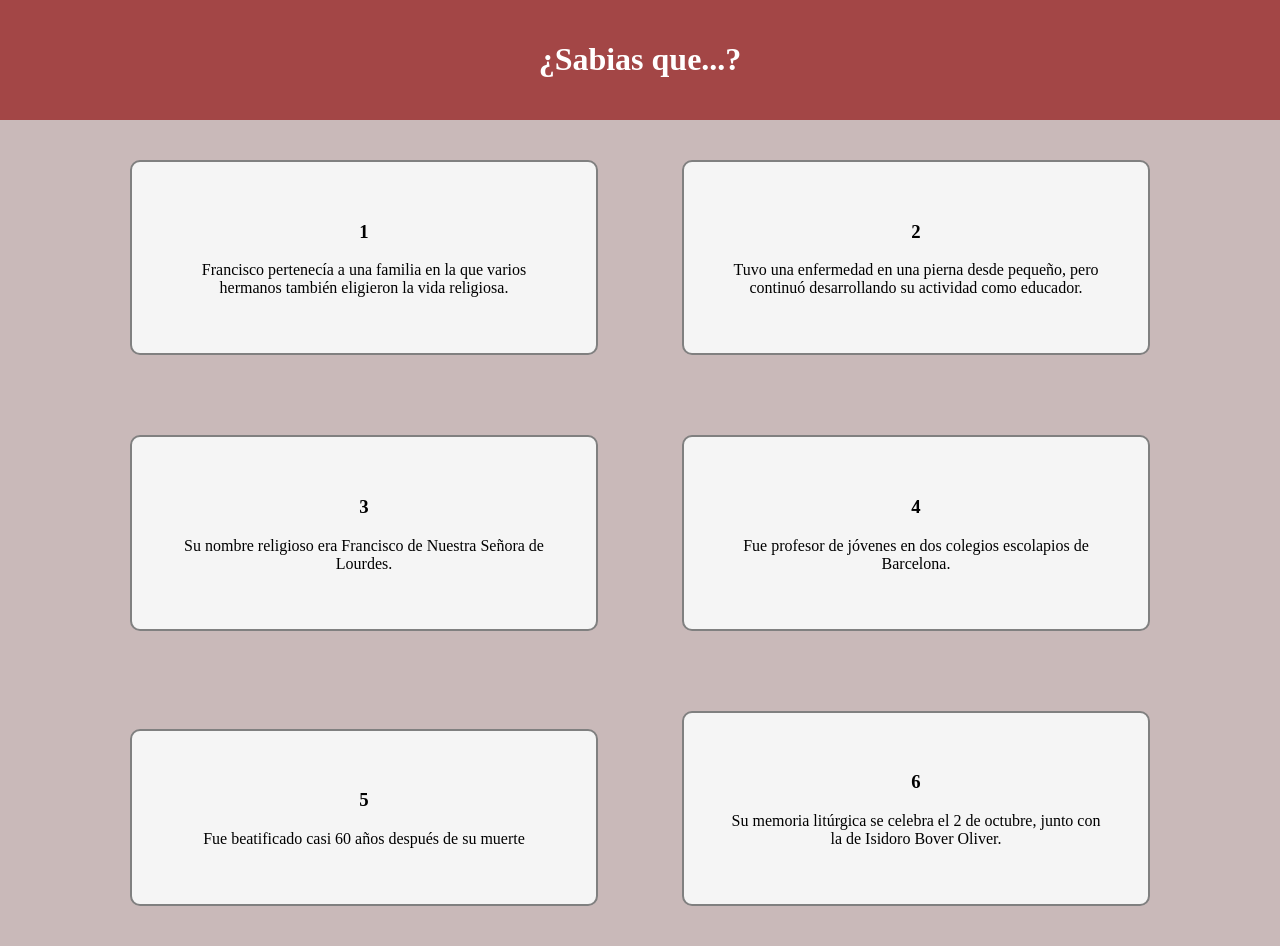
<file: Pages/datos.html>
<!DOCTYPE html>
<html lang="en">
<head>
    <meta charset="UTF-8">
    <meta http-equiv="X-UA-Compatible" content="IE=edge">
    <meta name="viewport" content="width=device-width, initial-scale=1.0">
    <title>Document</title>
    <link rel="stylesheet" href="proyecto.css" >
 </head>
<header> 
    <h1>¿Sabias que...?</h1>
</header>

 <body>

    <div class="card">
       <h3>1</h3>
        <p>Francisco pertenecía a una familia en la que varios hermanos también eligieron la vida religiosa.</p>
     </div>

     <div class="card">
      <h3>2</h3>
        <p>Tuvo una enfermedad en una pierna desde pequeño, pero continuó desarrollando su actividad como educador.</p>
     </div>

     <div class="card">
      <h3>3</h3>
        <p>Su nombre religioso era Francisco de Nuestra Señora de Lourdes. </p>
     </div>

     <div class="card">
      <h3>4</h3> 
        <p>Fue profesor de jóvenes en dos colegios escolapios de Barcelona.</p>
     </div>

     <div class="card">
      <h3>5</h3>
             <p>Fue beatificado casi 60 años después de su muerte</p>           
        
    </div>

    <div class="card">
      <h3>6</h3>
             <p>Su memoria litúrgica se celebra el 2 de octubre, junto con la de Isidoro Bover Oliver.</p>           
        
    </div>
</body>
</html>
</file>
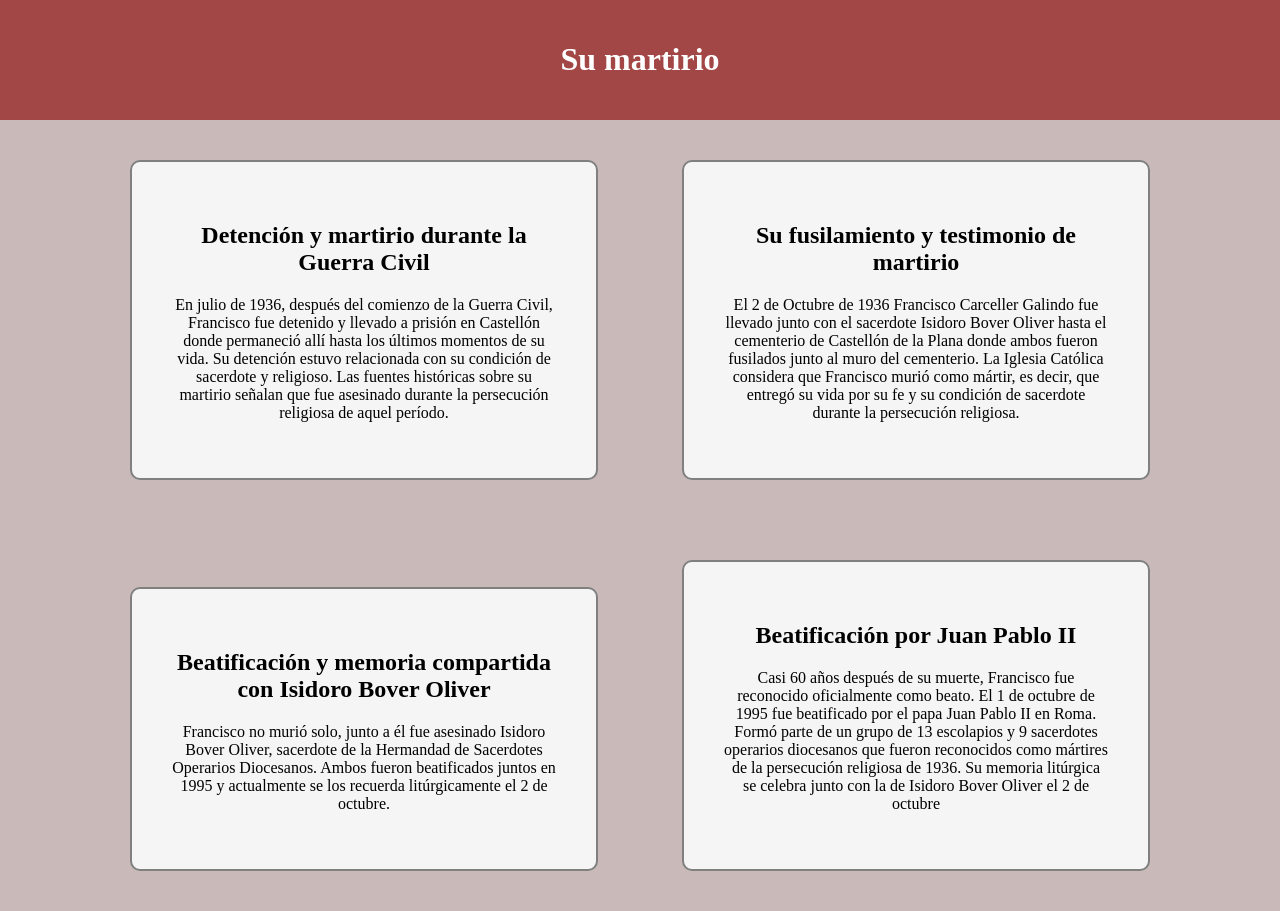
<file: Pages/martirio.html>
<!DOCTYPE html>
<html lang="en">
<head>
    <meta charset="UTF-8">
    <meta name="viewport" content="width=device-width, initial-scale=1.0">
    <title>Document</title>
    <link rel="stylesheet" href="proyecto.css"> 
</head>
<header> 
    <h1>Su martirio</h1>
</header>

<body>
    

    <div class="card">
        <h2>Detención y martirio durante la Guerra Civil</h2>
             <p> En julio de 1936, después del comienzo de la Guerra Civil, Francisco fue detenido y llevado a prisión en Castellón donde permaneció allí hasta los últimos momentos de su vida. Su detención estuvo relacionada con su condición de sacerdote y religioso. Las fuentes históricas sobre su martirio señalan que fue asesinado durante la persecución religiosa de aquel período.</p>           
        
    </div>

    <div class="card">
        <h2>Su fusilamiento y testimonio de martirio</h2>
             <p>El 2 de Octubre de 1936 Francisco Carceller Galindo fue llevado junto con el sacerdote Isidoro Bover Oliver hasta el cementerio de Castellón de la Plana donde ambos fueron fusilados junto al muro del cementerio. La Iglesia Católica considera que Francisco murió como mártir, es decir, que entregó su vida por su fe y su condición de sacerdote durante la persecución religiosa. </p>           
        
    </div>

    <div class="card">
        <h2> Beatificación y memoria compartida con Isidoro Bover Oliver</h2>
             <p>Francisco no murió solo, junto a él fue asesinado Isidoro Bover Oliver, sacerdote de la Hermandad de Sacerdotes Operarios Diocesanos. Ambos fueron beatificados juntos en 1995 y actualmente se los recuerda litúrgicamente el 2 de octubre. </p>           
        
    </div>

    <div class="card">
        <h2>Beatificación por Juan Pablo II</h2>
             <p>Casi 60 años después de su muerte, Francisco fue reconocido oficialmente como beato. El 1 de octubre de 1995 fue beatificado por el papa Juan Pablo II en Roma. Formó parte de un grupo de 13 escolapios y 9 sacerdotes operarios diocesanos que fueron reconocidos como mártires de la persecución religiosa de 1936. Su memoria litúrgica se celebra junto con la de Isidoro Bover Oliver el 2 de octubre</p>           
        
    </div>

    
</body>
</html>
</file>
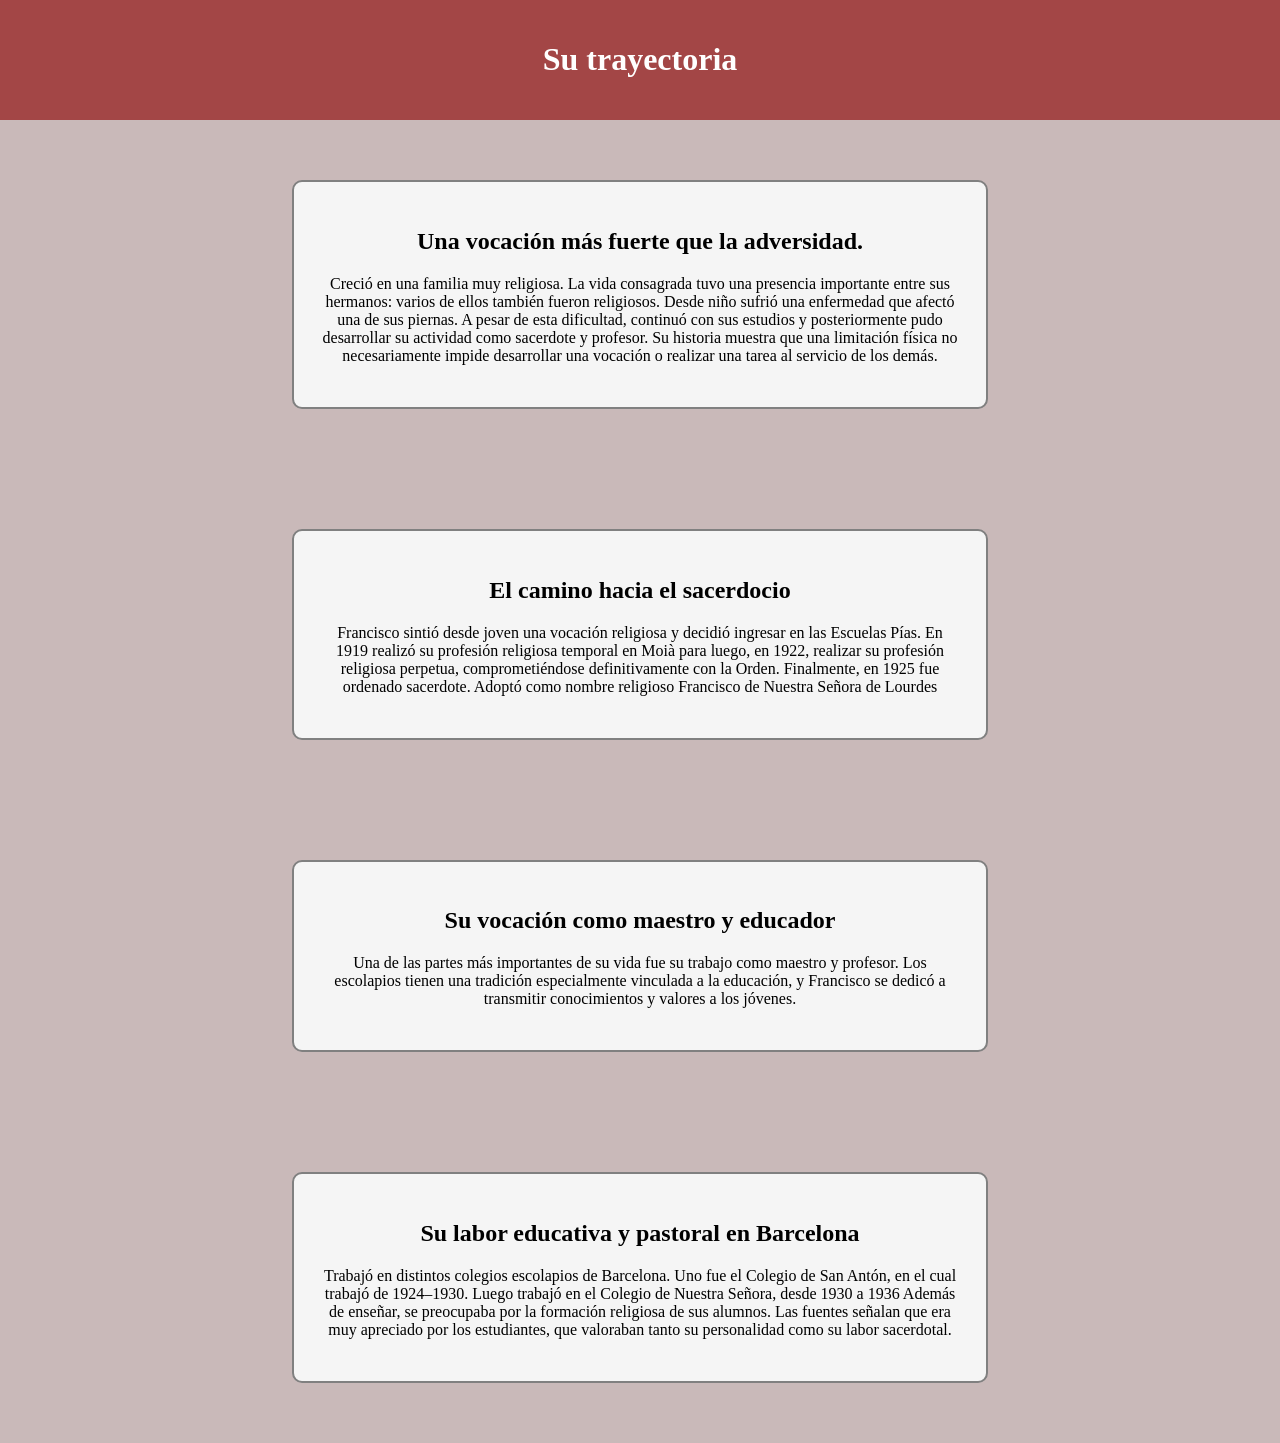
<file: Pages/trayectoria.html>
<!DOCTYPE html>
<html lang="en">
<head>
    <meta charset="UTF-8">
    <meta name="viewport" content="width=device-width, initial-scale=1.0">
    <title>Document</title>
    <link rel="stylesheet" href="trayectoria.css"  >
</head>
<header> 
    <h1>Su trayectoria</h1>
</header>
<body>
    <div class="card">
                  <h2>Una vocación más fuerte que la adversidad.</h2>      
        <p>Creció en una familia muy religiosa. La vida consagrada tuvo una presencia importante entre sus hermanos: varios de ellos también fueron religiosos. Desde niño sufrió una enfermedad que afectó una de sus piernas. A pesar de esta dificultad, continuó con sus estudios y posteriormente pudo desarrollar su actividad como sacerdote y profesor. Su historia muestra que una limitación física no necesariamente impide desarrollar una vocación o realizar una tarea al servicio de los demás.</p>
        
    </div>
    <div class="card">
              <h2> El camino hacia el sacerdocio</h2>          
       <p>Francisco sintió desde joven una vocación religiosa y decidió ingresar en las Escuelas Pías. En 1919 realizó su profesión religiosa temporal en Moià para luego, en 1922, realizar su profesión religiosa perpetua, comprometiéndose definitivamente con la Orden. Finalmente, en 1925 fue ordenado sacerdote. Adoptó como nombre religioso Francisco de Nuestra Señora de Lourdes</p>
    </div>
    <div class="card">
        <h2>Su vocación como maestro y educador</h2>
        <p>Una de las partes más importantes de su vida fue su trabajo como maestro y profesor. Los escolapios tienen una tradición especialmente vinculada a la educación, y Francisco se dedicó a transmitir conocimientos y valores a los jóvenes. </p>           
        
    </div>
</body>
</html>
<div class="card">
            <h2>Su labor educativa y pastoral en Barcelona</h2>
    <p>Trabajó en distintos colegios escolapios de Barcelona. Uno fue el Colegio de San Antón, en el cual trabajó de 1924–1930. Luego trabajó en el Colegio de Nuestra Señora, desde 1930 a 1936 Además de enseñar, se preocupaba por la formación religiosa de sus alumnos. Las fuentes señalan que era muy apreciado por los estudiantes, que valoraban tanto su personalidad como su labor sacerdotal.</p>           
        
    </div>
</file>
<file: Pages/proyecto.css>
body{text-align:center;}

.card{
    width:30%;
    margin:40px ;
    padding:40px;
    border:2px solid gray;
    border-radius:10px;
    background-color:#f5f5f5;
    text-align:center;
    display:inline-block;
    }


        body {font-family: 'Times New Roman', Times, serif; margin: 0;padding: 0; background-color: #c9b9b9;}
         header { background-color: #a13d3dea; color:#ffffff; padding: 20px; text-align: center; }
</file>
<file: Pages/trayectoria.css>
body{text-align:center;}

.card{
    width:50%;
    margin:60px ;
    padding:26px;
    border:2px solid gray;
    border-radius:10px;
    background-color:#f5f5f5;
    text-align:center;
    display:inline-block;
    }


        body {font-family: 'Times New Roman', Times, serif; margin: 0;padding: 0; background-color: #c9b9b9;}
        header { background-color: #a13d3dea; color:#ffffff; padding: 20px; text-align: center; }
</file>
